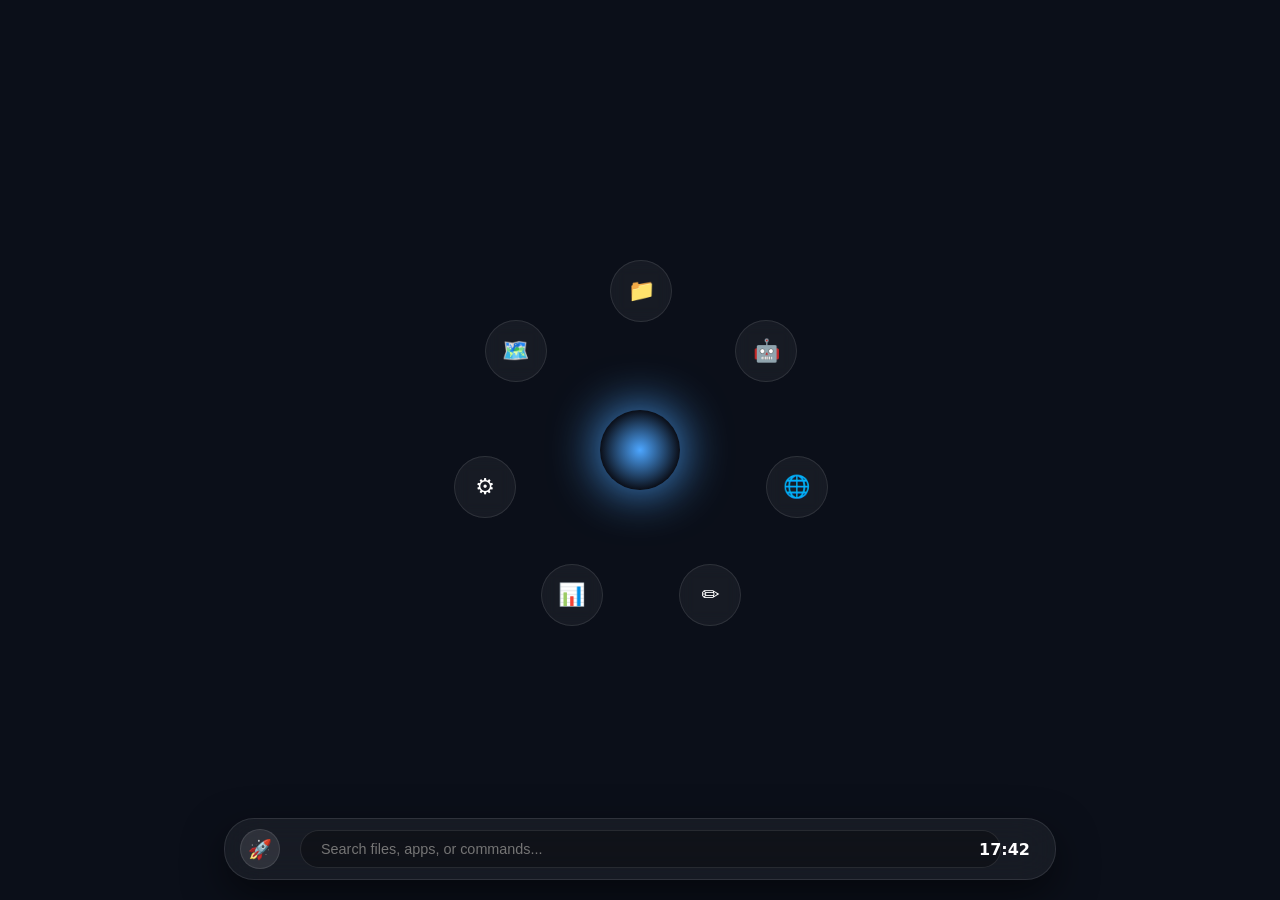
<file: frontend/index.html>
<!DOCTYPE html>
<html lang="en">
<head>
    <meta charset="UTF-8">
    <meta name="viewport" content="width=device-width, initial-scale=1.0">
    <title>Orbit OS</title>
    <link rel="stylesheet" href="css/base.css">
    <link rel="stylesheet" href="css/aurora.css">
    <link rel="stylesheet" href="css/apps.css">
    <link rel="stylesheet" href="css/taskbar.css">
    <link rel="stylesheet" href="css/windows.css">
</head>
<body data-theme="blue">

    <div class="aurora-bg"></div>

    <div class="orbit-container" id="orbitContainer">
        <div class="orbit-core" id="orbitCore"></div>
    </div>

    <div id="windowContainer"></div>

    <div class="taskbar">
        <button class="launcher-btn" id="launcherBtn">🚀</button>

        <div class="omnibar">
            <input type="text" placeholder="Search files, apps, or commands..." id="omnibarInput">
        </div>

        <div class="clock" id="taskbarClock">00:00</div>
    </div>

    <script src="js/theme.js"></script>
    <script src="js/orbit.js"></script>
    <script src="js/windows.js"></script>
    <script src="js/omnibar.js"></script>

</body>
</html>
</file>
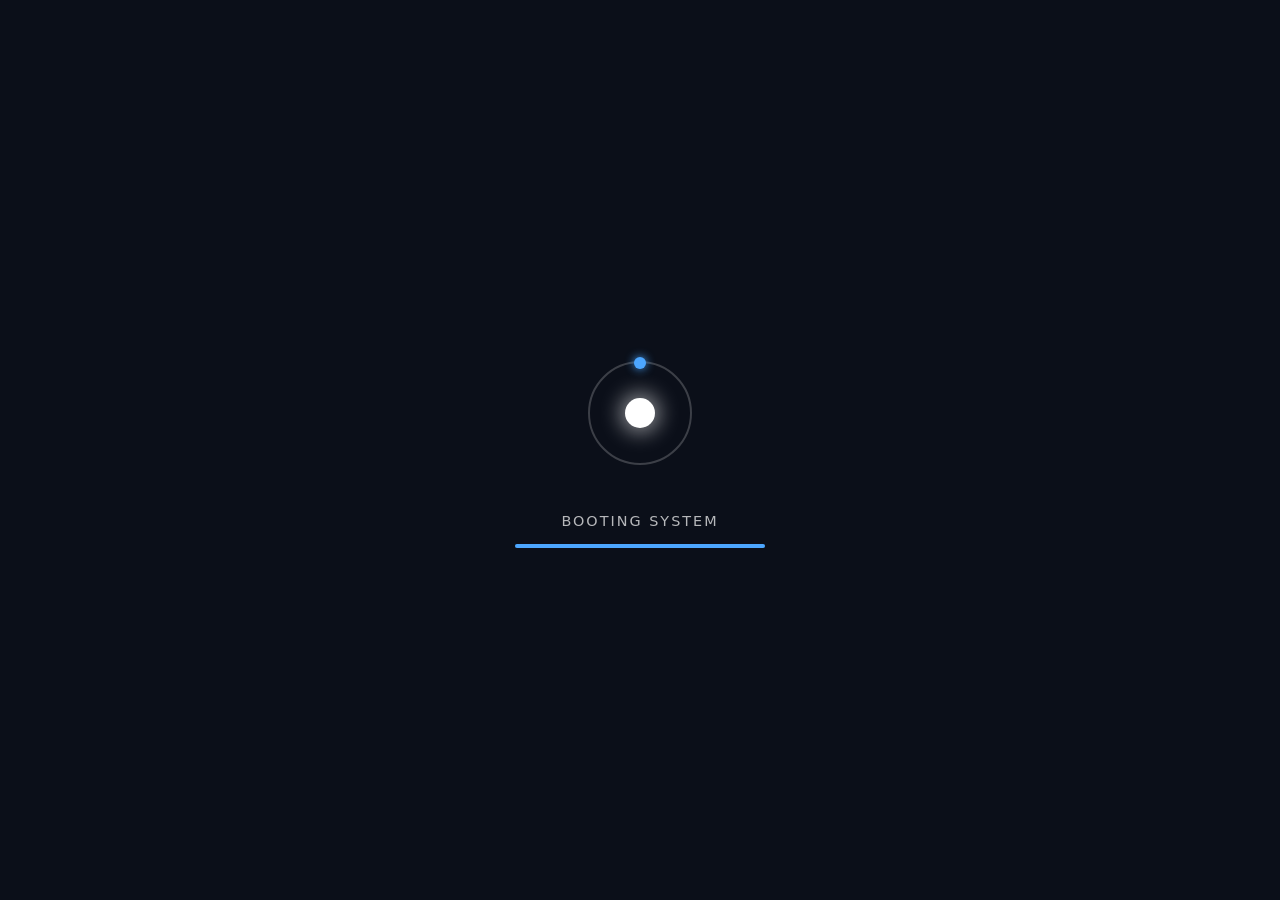
<file: frontend/boot.html>
<!DOCTYPE html>
<html lang="en">
<head>
    <meta charset="UTF-8">
    <meta name="viewport" content="width=device-width, initial-scale=1.0">
    <title>Orbit OS - Booting</title>
    <link rel="stylesheet" href="css/base.css">
    <link rel="stylesheet" href="css/aurora.css">
    <style>
        body, html {
            margin: 0;
            padding: 0;
            width: 100vw;
            height: 100vh;
            display: flex;
            flex-direction: column;
            justify-content: center;
            align-items: center;
            font-family: system-ui, -apple-system, sans-serif;
            color: #ffffff;
            overflow: hidden;
        }

        .orbit-logo {
            position: relative;
            width: 120px;
            height: 120px;
            display: flex;
            justify-content: center;
            align-items: center;
            margin-bottom: 40px;
        }

        .core {
            width: 30px;
            height: 30px;
            background: #ffffff;
            border-radius: 50%;
            box-shadow: 0 0 20px 5px rgba(255, 255, 255, 0.5);
            z-index: 10;
        }

        .ring {
            position: absolute;
            width: 100px;
            height: 100px;
            border: 2px solid rgba(255, 255, 255, 0.2);
            border-radius: 50%;
            animation: spin 3s linear infinite;
        }

        .planet {
            position: absolute;
            top: -6px;
            left: 44px;
            width: 12px;
            height: 12px;
            background: var(--accent);
            border-radius: 50%;
            box-shadow: 0 0 10px var(--accent);
        }

        .boot-container {
            width: 250px;
            display: flex;
            flex-direction: column;
            align-items: center;
            gap: 15px;
        }

        .boot-text {
            font-size: 0.9rem;
            letter-spacing: 2px;
            text-transform: uppercase;
            opacity: 0.7;
            animation: pulse 1.5s ease-in-out infinite;
        }

        .progress-track {
            width: 100%;
            height: 4px;
            background: rgba(255, 255, 255, 0.1);
            border-radius: 2px;
            overflow: hidden;
        }

        .progress-fill {
            height: 100%;
            width: 0%;
            background: var(--accent);
            box-shadow: 0 0 10px var(--accent);
            animation: load 3s ease-in-out forwards;
        }

        @keyframes spin {
            100% { transform: rotate(360deg); }
        }

        @keyframes load {
            0%   { width: 0%; }
            50%  { width: 60%; }
            100% { width: 100%; }
        }

        @keyframes pulse {
            0%, 100% { opacity: 0.4; }
            50%       { opacity: 1; }
        }

        .fade-out {
            opacity: 0;
            transition: opacity 0.5s ease;
        }
    </style>
</head>
<body>

    <div class="aurora-bg"></div>

    <div class="orbit-logo">
        <div class="ring">
            <div class="planet"></div>
        </div>
        <div class="core"></div>
    </div>

    <div class="boot-container">
        <div class="boot-text">Booting System</div>
        <div class="progress-track">
            <div class="progress-fill"></div>
        </div>
    </div>

    <script>
        // Load saved theme before anything renders
        const savedTheme = localStorage.getItem('orbit-theme') || 'blue';
        document.body.setAttribute('data-theme', savedTheme);

        // Redirect after 3 seconds
        setTimeout(() => {
            document.body.classList.add('fade-out');
            setTimeout(() => {
                window.location.href = 'lock.html';
            }, 500);
        }, 3000);
    </script>
</body>
</html>
</file>
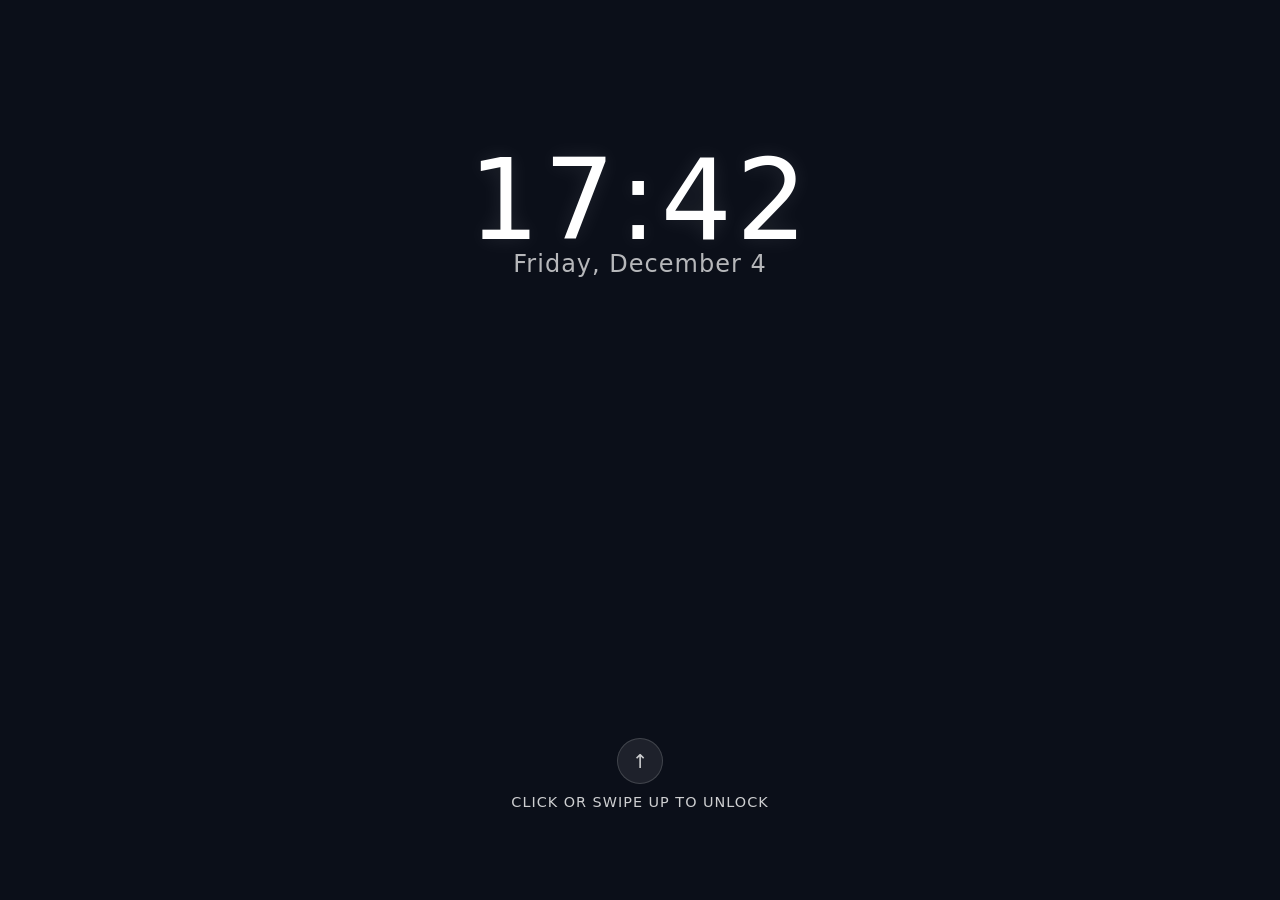
<file: frontend/lock.html>
<!DOCTYPE html>
<html lang="en">
<head>
    <meta charset="UTF-8">
    <meta name="viewport" content="width=device-width, initial-scale=1.0">
    <title>Orbit OS - Lock Screen</title>
    <link rel="stylesheet" href="css/base.css">
    <link rel="stylesheet" href="css/aurora.css">
    <style>
        body, html {
            margin: 0;
            padding: 0;
            width: 100vw;
            height: 100vh;
            display: flex;
            flex-direction: column;
            justify-content: space-between;
            align-items: center;
            font-family: system-ui, -apple-system, sans-serif;
            color: #ffffff;
            overflow: hidden;
            transition: opacity 0.5s ease;
        }

        .datetime-container {
            margin-top: 15vh;
            text-align: center;
            user-select: none;
            position: relative;
            z-index: 10;
        }

        .time {
            font-size: 7rem;
            font-weight: 200;
            letter-spacing: 4px;
            margin: 0;
            text-shadow: 0 0 20px rgba(255, 255, 255, 0.1);
        }

        .date {
            font-size: 1.5rem;
            font-weight: 400;
            opacity: 0.7;
            margin-top: -15px;
            letter-spacing: 1px;
        }

        .unlock-area {
            margin-bottom: 10vh;
            display: flex;
            flex-direction: column;
            align-items: center;
            cursor: pointer;
            opacity: 0.8;
            transition: opacity 0.3s ease, transform 0.3s ease;
            position: relative;
            z-index: 10;
        }

        .unlock-area:hover {
            opacity: 1;
            transform: translateY(-5px);
        }

        .unlock-icon {
            width: 44px;
            height: 44px;
            border-radius: 50%;
            background: rgba(255, 255, 255, 0.1);
            border: 1px solid rgba(255, 255, 255, 0.2);
            backdrop-filter: blur(4px);
            display: flex;
            justify-content: center;
            align-items: center;
            margin-bottom: 10px;
            font-size: 1.2rem;
            animation: bounce 2.5s infinite;
        }

        .unlock-text {
            font-size: 0.9rem;
            letter-spacing: 1px;
            text-transform: uppercase;
        }

        @keyframes bounce {
            0%, 20%, 50%, 80%, 100% { transform: translateY(0); }
            40%  { transform: translateY(-10px); }
            60%  { transform: translateY(-5px); }
        }

        .fade-out {
            opacity: 0;
        }
    </style>
</head>
<body data-theme="blue">

    <div class="aurora-bg"></div>

    <div class="datetime-container">
        <h1 class="time" id="timeDisplay">00:00</h1>
        <p class="date" id="dateDisplay">Loading date...</p>
    </div>

    <div class="unlock-area" id="unlockBtn">
        <div class="unlock-icon">↑</div>
        <div class="unlock-text">Click or Swipe up to unlock</div>
    </div>

    <script>
        // Load saved theme
        const savedTheme = localStorage.getItem('orbit-theme') || 'blue';
        document.body.setAttribute('data-theme', savedTheme);

        // Live clock
        function updateDateTime() {
            const now = new Date();
            const hours   = String(now.getHours()).padStart(2, '0');
            const minutes = String(now.getMinutes()).padStart(2, '0');
            document.getElementById('timeDisplay').textContent = `${hours}:${minutes}`;
            const options = { weekday: 'long', month: 'long', day: 'numeric' };
            document.getElementById('dateDisplay').textContent = now.toLocaleDateString(undefined, options);
        }
        updateDateTime();
        setInterval(updateDateTime, 1000);

        // Unlock on click
        document.getElementById('unlockBtn').addEventListener('click', () => {
            document.body.classList.add('fade-out');
            setTimeout(() => { window.location.href = 'login.html'; }, 500);
        });

        // Swipe up on touch devices
        let touchStartY = 0;
        document.addEventListener('touchstart', e => { touchStartY = e.changedTouches[0].screenY; });
        document.addEventListener('touchend', e => {
            if (touchStartY - e.changedTouches[0].screenY > 50) {
                document.getElementById('unlockBtn').click();
            }
        });
    </script>
</body>
</html>
</file>
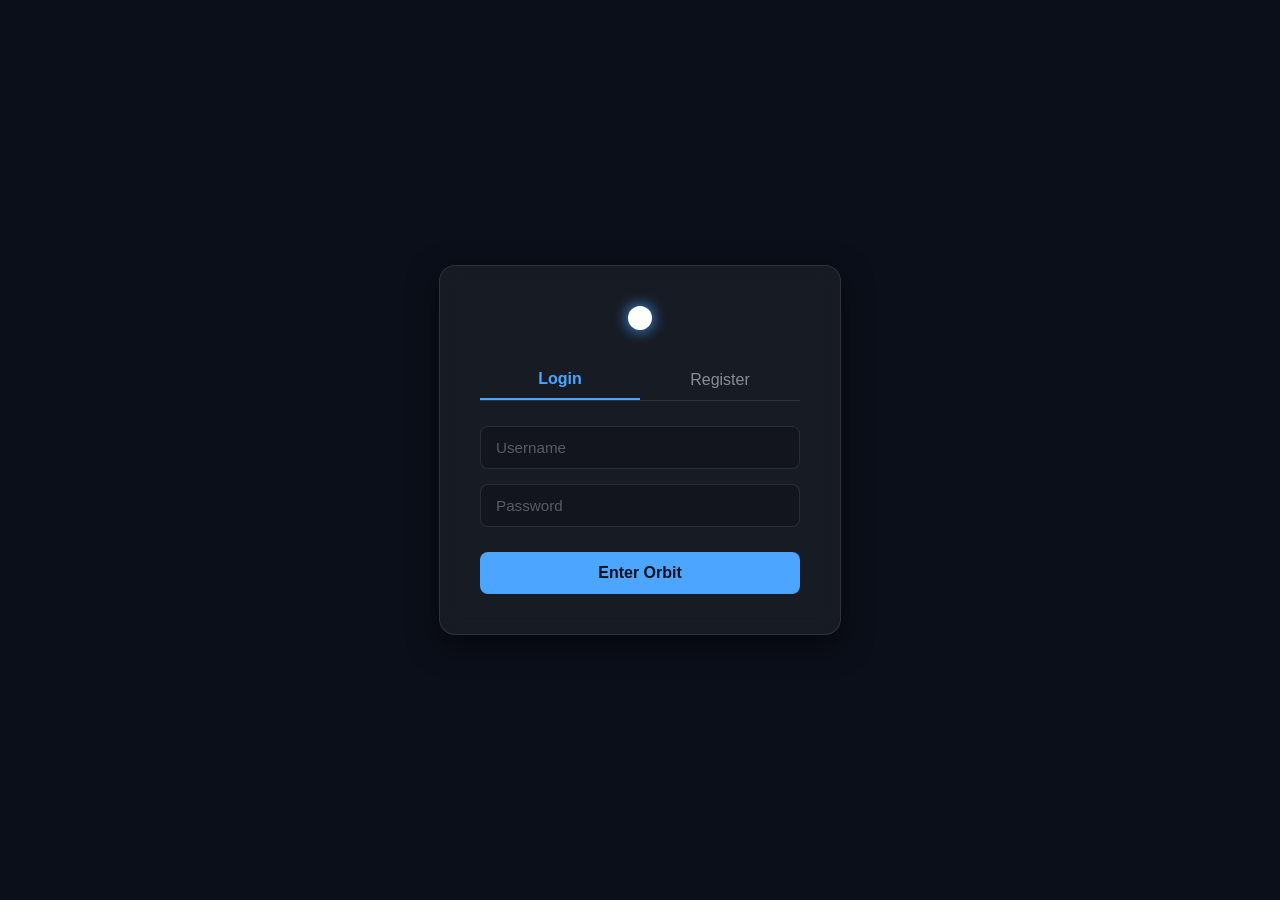
<file: frontend/login.html>
<!DOCTYPE html>
<html lang="en">
<head>
    <meta charset="UTF-8">
    <meta name="viewport" content="width=device-width, initial-scale=1.0">
    <title>Orbit OS - Authentication</title>
    <link rel="stylesheet" href="css/base.css">
    <link rel="stylesheet" href="css/aurora.css">
    <style>
        body, html {
            margin: 0;
            padding: 0;
            width: 100vw;
            height: 100vh;
            display: flex;
            justify-content: center;
            align-items: center;
            font-family: system-ui, -apple-system, sans-serif;
            color: #ffffff;
            overflow: hidden;
            transition: opacity 0.5s ease;
        }

        .auth-card {
            position: relative;
            z-index: 10;
            background: rgba(255, 255, 255, 0.05);
            backdrop-filter: blur(10px);
            border: 1px solid rgba(255, 255, 255, 0.1);
            border-radius: 16px;
            padding: 40px;
            width: 320px;
            box-shadow: 0 10px 30px rgba(0, 0, 0, 0.5);
            display: flex;
            flex-direction: column;
            align-items: center;
        }

        .orbit-core-mini {
            width: 24px;
            height: 24px;
            background: #ffffff;
            border-radius: 50%;
            box-shadow: 0 0 15px var(--accent);
            margin-bottom: 30px;
            animation: pulse 2s infinite alternate;
        }

        .tabs {
            display: flex;
            width: 100%;
            margin-bottom: 25px;
            border-bottom: 1px solid rgba(255, 255, 255, 0.1);
        }

        .tab-btn {
            flex: 1;
            background: none;
            border: none;
            color: rgba(255, 255, 255, 0.5);
            padding: 10px 0;
            font-size: 1rem;
            cursor: pointer;
            transition: color 0.3s;
        }

        .tab-btn.active {
            color: var(--accent);
            border-bottom: 2px solid var(--accent);
            font-weight: bold;
        }

        .auth-form {
            display: none;
            width: 100%;
            flex-direction: column;
            gap: 15px;
            animation: fadeIn 0.3s ease;
        }

        .auth-form.active {
            display: flex;
        }

        input {
            background: rgba(0, 0, 0, 0.2);
            border: 1px solid rgba(255, 255, 255, 0.1);
            border-radius: 8px;
            padding: 12px 15px;
            color: white;
            font-size: 0.95rem;
            outline: none;
            transition: border-color 0.3s, box-shadow 0.3s;
        }

        input:focus {
            border-color: var(--accent);
            box-shadow: 0 0 8px rgba(79, 172, 254, 0.3);
        }

        input::placeholder {
            color: rgba(255, 255, 255, 0.3);
        }

        button.submit-btn {
            background: var(--accent);
            color: #0b0f19;
            border: none;
            border-radius: 8px;
            padding: 12px;
            font-size: 1rem;
            font-weight: bold;
            cursor: pointer;
            margin-top: 10px;
            transition: opacity 0.3s, transform 0.1s;
        }

        button.submit-btn:hover {
            opacity: 0.85;
        }

        button.submit-btn:active {
            transform: scale(0.98);
        }

        @keyframes fadeIn {
            from { opacity: 0; transform: translateY(5px); }
            to   { opacity: 1; transform: translateY(0); }
        }

        @keyframes pulse {
            from { box-shadow: 0 0 10px var(--accent); }
            to   { box-shadow: 0 0 20px var(--accent), 0 0 40px var(--accent); }
        }

        .fade-out {
            opacity: 0;
        }
    </style>
</head>
<body>

    <div class="aurora-bg"></div>

    <div class="auth-card">
        <div class="orbit-core-mini"></div>

        <div class="tabs">
            <button class="tab-btn active" id="tabLogin">Login</button>
            <button class="tab-btn" id="tabRegister">Register</button>
        </div>

        <form class="auth-form active" id="formLogin">
            <input type="text" placeholder="Username" required>
            <input type="password" placeholder="Password" required>
            <button type="submit" class="submit-btn">Enter Orbit</button>
        </form>

        <form class="auth-form" id="formRegister">
            <input type="text" placeholder="Choose Username" required>
            <input type="password" placeholder="Create Password" required>
            <button type="submit" class="submit-btn">Create Account</button>
        </form>
    </div>

    <script>
        // Load saved theme before anything renders
        const savedTheme = localStorage.getItem('orbit-theme') || 'blue';
        document.body.setAttribute('data-theme', savedTheme);

        const tabLogin     = document.getElementById('tabLogin');
        const tabRegister  = document.getElementById('tabRegister');
        const formLogin    = document.getElementById('formLogin');
        const formRegister = document.getElementById('formRegister');

        tabLogin.addEventListener('click', () => {
            tabLogin.classList.add('active');
            tabRegister.classList.remove('active');
            formLogin.classList.add('active');
            formRegister.classList.remove('active');
        });

        tabRegister.addEventListener('click', () => {
            tabRegister.classList.add('active');
            tabLogin.classList.remove('active');
            formRegister.classList.add('active');
            formLogin.classList.remove('active');
        });

        function handleAuth(event) {
            event.preventDefault();
            document.body.classList.add('fade-out');
            setTimeout(() => {
                window.location.href = 'index.html';
            }, 500);
        }

        formLogin.addEventListener('submit', handleAuth);
        formRegister.addEventListener('submit', handleAuth);
    </script>
</body>
</html>
</file>
<file: frontend/css/base.css>
/* frontend/css/base.css */

/* Dynamic Theming via CSS Custom Properties */
:root {
    --theme-hue: 210;
    --accent: hsl(var(--theme-hue), 100%, 65%);
    --bg-dark: #0b0f19;
    --text-main: #ffffff;
    --glass-bg: rgba(255, 255, 255, 0.05);
    --glass-border: rgba(255, 255, 255, 0.1);
}

/* Theme overrides */
body[data-theme="purple"] { --theme-hue: 275; }
body[data-theme="blue"]   { --theme-hue: 210; }
body[data-theme="green"]  { --theme-hue: 145; }
body[data-theme="red"]    { --theme-hue: 0;   }

body, html {
    margin: 0;
    padding: 0;
    width: 100vw;
    height: 100vh;
    overflow: hidden;
    font-family: system-ui, -apple-system, sans-serif;
    color: var(--text-main);
    background-color: var(--bg-dark);
}

/* =========================================
   Orbit Container Layout
========================================= */

.orbit-container {
    position: absolute;
    top: 50%;
    left: 50%;
    width: 100vw;
    height: 100vh;
    transform: translate(-50%, -50%);
    pointer-events: none;
}
</file>
<file: frontend/css/aurora.css>
.aurora-bg {
    position: absolute;
    top: 0; left: 0;
    width: 100%; height: 100%;
    background: radial-gradient(circle at 50% 50%, var(--bg-dark), #000000);
    z-index: -10;
    overflow: hidden;
}

.aurora-bg::after {
    content: '';
    position: absolute;
    top: -50%; left: -50%;
    width: 200%; height: 200%;
    background: 
        radial-gradient(circle at 50% 50%, rgba(255,255,255,0.03), transparent 60%),
        conic-gradient(from 0deg, transparent, var(--accent), transparent 30%);
    animation: rotateAurora 25s linear infinite;
    opacity: 0.4;
    filter: blur(60px);
}

@keyframes rotateAurora {
    100% { transform: rotate(360deg); }
}
</file>
<file: frontend/css/apps.css>
/* frontend/css/apps.css */

/* =========================================
   App Orbs — Radial Orbit Launcher
========================================= */

.app-orb {
    position: absolute;
    width: 60px;
    height: 60px;
    background: var(--glass-bg);
    border: 1px solid var(--glass-border);
    backdrop-filter: blur(8px);
    border-radius: 50%;
    display: flex;
    flex-direction: column;
    justify-content: center;
    align-items: center;
    cursor: pointer;
    transition: transform 0.2s, box-shadow 0.2s, border-color 0.2s;
    z-index: 10;
}

.app-orb:hover {
    transform: scale(1.2) !important;
    box-shadow: 0 0 20px var(--accent);
    border-color: var(--accent);
}

.app-orb-icon {
    font-size: 22px;
    line-height: 1;
}

.app-orb-label {
    position: absolute;
    bottom: -24px;
    font-size: 11px;
    color: rgba(255, 255, 255, 0.7);
    opacity: 0;
    transition: opacity 0.2s;
    white-space: nowrap;
    pointer-events: none;
}

.app-orb:hover .app-orb-label {
    opacity: 1;
}

/* =========================================
   Orbit Core — Center Glowing Orb
========================================= */

.orbit-core {
    position: absolute;
    top: 50%;
    left: 50%;
    transform: translate(-50%, -50%);
    width: 80px;
    height: 80px;
    background: radial-gradient(circle, var(--accent), transparent 70%);
    border-radius: 50%;
    box-shadow: 0 0 50px var(--accent);
    pointer-events: auto;
    cursor: pointer;
    animation: corePulse 3s infinite alternate;
    z-index: 5;
}

@keyframes corePulse {
    from { transform: translate(-50%, -50%) scale(0.9); }
    to   { transform: translate(-50%, -50%) scale(1.1); box-shadow: 0 0 80px var(--accent); }
}

/* =========================================
   Toast Notifications
========================================= */

#toastContainer {
    position: fixed;
    bottom: 90px;
    right: 20px;
    z-index: 9999;
    display: flex;
    flex-direction: column;
    gap: 8px;
}

.toast {
    background: rgba(15, 20, 30, 0.9);
    border: 1px solid var(--glass-border);
    backdrop-filter: blur(10px);
    color: #ffffff;
    padding: 10px 18px;
    border-radius: 10px;
    font-size: 0.85rem;
    animation: toastIn 0.3s ease forwards;
    box-shadow: 0 4px 20px rgba(0, 0, 0, 0.4);
}

.toast.hide {
    animation: toastOut 0.3s ease forwards;
}

@keyframes toastIn {
    from { opacity: 0; transform: translateX(40px); }
    to   { opacity: 1; transform: translateX(0); }
}

@keyframes toastOut {
    from { opacity: 1; transform: translateX(0); }
    to   { opacity: 0; transform: translateX(40px); }
}
</file>
<file: frontend/css/taskbar.css>
/* frontend/css/taskbar.css */
.taskbar {
    position: absolute;
    bottom: 20px;
    left: 50%;
    transform: translateX(-50%);
    width: 90%;
    max-width: 800px;
    height: 60px;
    background: var(--glass-bg);
    backdrop-filter: blur(20px);
    border: 1px solid var(--glass-border);
    border-radius: 30px;
    display: flex;
    align-items: center;
    padding: 0 15px;
    box-shadow: 0 15px 40px rgba(0, 0, 0, 0.5);
    z-index: 1000;
}

.launcher-btn {
    background: rgba(255, 255, 255, 0.1);
    border: 1px solid var(--glass-border);
    border-radius: 50%;
    width: 40px;
    height: 40px;
    font-size: 1.2rem;
    cursor: pointer;
    transition: background 0.2s, transform 0.2s;
    display: flex;
    justify-content: center;
    align-items: center;
    flex-shrink: 0;
}

.launcher-btn:hover {
    background: var(--accent);
    transform: scale(1.05);
}

.omnibar {
    flex-grow: 1;
    margin: 0 20px;
}

.omnibar input {
    width: 100%;
    background: rgba(0, 0, 0, 0.3);
    border: 1px solid var(--glass-border);
    border-radius: 20px;
    padding: 10px 20px;
    color: var(--text-main);
    font-size: 0.9rem;
    outline: none;
    transition: border-color 0.3s;
}

.omnibar input:focus {
    border-color: var(--accent);
}

.clock {
    font-weight: bold;
    font-size: 1rem;
    padding-right: 10px;
    flex-shrink: 0;
    color: var(--text-main);
}
</file>
<file: frontend/css/windows.css>
/* frontend/css/windows.css */

.os-window {
    position: absolute;
    top: 20%;
    left: 20%;
    width: 600px;
    height: 400px;
    background: rgba(15, 20, 30, 0.85);
    backdrop-filter: blur(25px);
    border: 1px solid var(--accent);
    border-radius: 12px;
    box-shadow: 0 20px 50px rgba(0, 0, 0, 0.6);
    display: flex;
    flex-direction: column;
    overflow: hidden;
    transform-style: preserve-3d;
    perspective: 1000px;
    transition: opacity 0.2s ease, transform 0.2s ease;
}

.os-window.minimized {
    opacity: 0;
    pointer-events: none;
    transform: scale(0.95) translateY(20px);
}

.window-header {
    height: 40px;
    background: rgba(255, 255, 255, 0.05);
    display: flex;
    align-items: center;
    padding: 0 15px;
    cursor: grab;
    border-bottom: 1px solid var(--glass-border);
    user-select: none;
}

.window-header:active {
    cursor: grabbing;
}

.window-title {
    flex-grow: 1;
    font-weight: 600;
    font-size: 0.9rem;
    letter-spacing: 1px;
}

.window-controls {
    display: flex;
    gap: 8px;
}

.win-btn {
    width: 12px;
    height: 12px;
    border-radius: 50%;
    border: none;
    cursor: pointer;
    transition: opacity 0.2s;
}

.win-btn:hover {
    opacity: 0.75;
}

.btn-close { background: #ff5f56; }
.btn-min   { background: #ffbd2e; }
.btn-max   { background: #27c93f; }

.window-content {
    flex-grow: 1;
    padding: 20px;
    overflow-y: auto;
    color: rgba(255, 255, 255, 0.8);
}
</file>
